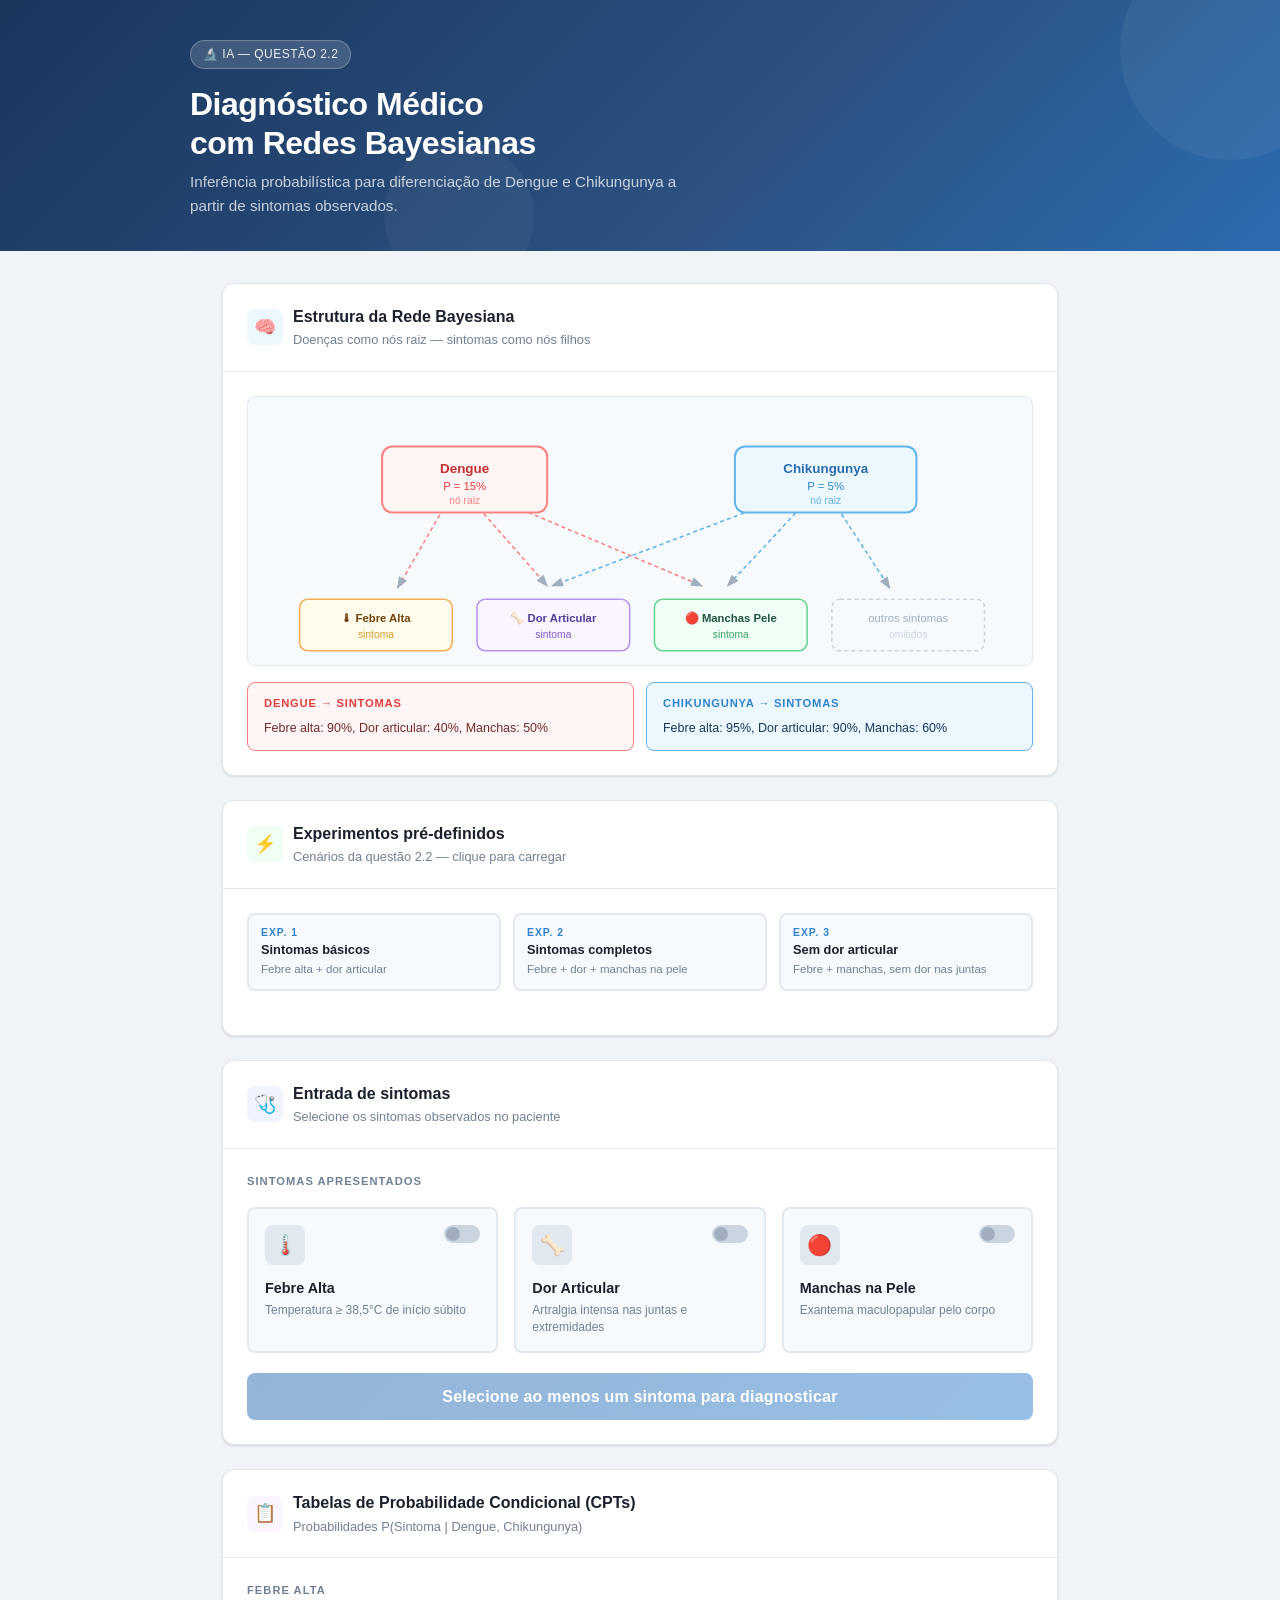
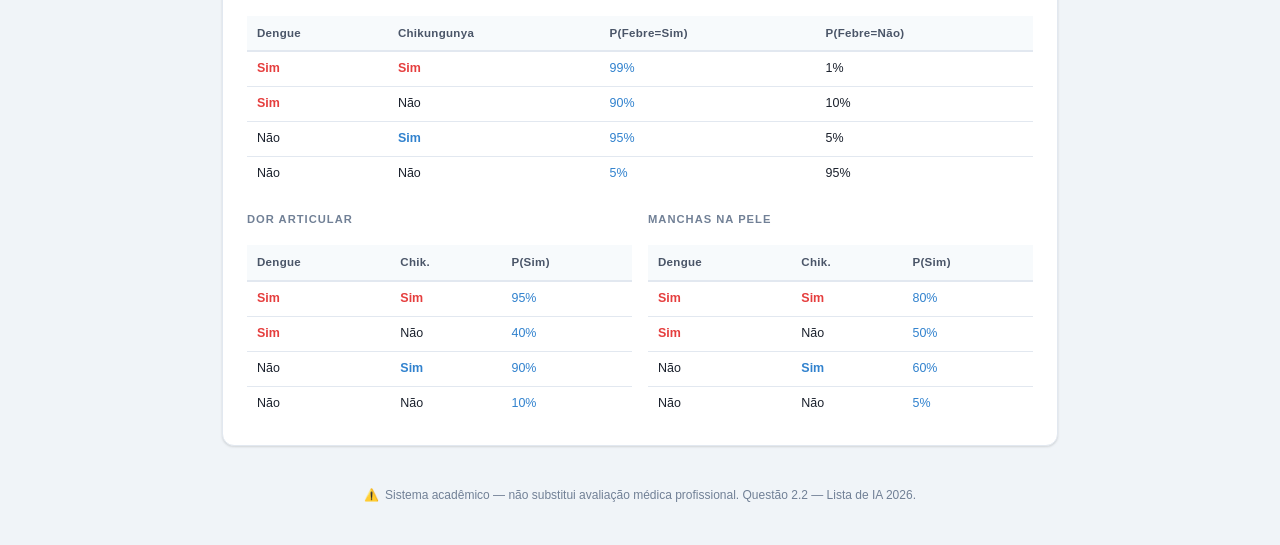
<file: questao2/2.2/diagnostico_bayesiano.html>
<!DOCTYPE html>
<html lang="pt-BR">
<head>
<meta charset="UTF-8">
<meta name="viewport" content="width=device-width, initial-scale=1.0">
<title>Diagnóstico Bayesiano — Dengue & Chikungunya</title>
<style>
  :root {
    --bg: #F0F4F8;
    --surface: #FFFFFF;
    --surface-alt: #F7FAFC;
    --border: #E2E8F0;
    --border-strong: #CBD5E0;
    --text: #1A202C;
    --text-secondary: #4A5568;
    --text-muted: #718096;
    --dengue: #E53E3E;
    --dengue-light: #FFF5F5;
    --dengue-mid: #FC8181;
    --chik: #3182CE;
    --chik-light: #EBF8FF;
    --chik-mid: #63B3ED;
    --safe: #38A169;
    --safe-light: #F0FFF4;
    --warn: #D69E2E;
    --radius: 12px;
    --radius-sm: 8px;
    --shadow: 0 1px 3px rgba(0,0,0,0.08), 0 1px 2px rgba(0,0,0,0.06);
    --shadow-md: 0 4px 12px rgba(0,0,0,0.1), 0 2px 4px rgba(0,0,0,0.06);
  }

  * { box-sizing: border-box; margin: 0; padding: 0; }

  body {
    font-family: 'Inter', -apple-system, BlinkMacSystemFont, 'Segoe UI', sans-serif;
    background: var(--bg);
    color: var(--text);
    min-height: 100vh;
    line-height: 1.6;
  }

  .header {
    background: linear-gradient(135deg, #1A365D 0%, #2C5282 60%, #2B6CB0 100%);
    color: white;
    padding: 2.5rem 2rem 2rem;
    position: relative;
    overflow: hidden;
  }

  .header::before {
    content: '';
    position: absolute;
    top: -60px; right: -60px;
    width: 220px; height: 220px;
    border-radius: 50%;
    background: rgba(255,255,255,0.05);
  }

  .header::after {
    content: '';
    position: absolute;
    bottom: -40px; left: 30%;
    width: 150px; height: 150px;
    border-radius: 50%;
    background: rgba(255,255,255,0.04);
  }

  .header-inner { max-width: 900px; margin: 0 auto; position: relative; z-index: 1; }

  .header-badge {
    display: inline-flex; align-items: center; gap: 6px;
    background: rgba(255,255,255,0.15);
    border: 1px solid rgba(255,255,255,0.25);
    border-radius: 20px;
    padding: 4px 12px;
    font-size: 12px;
    font-weight: 500;
    letter-spacing: 0.5px;
    text-transform: uppercase;
    margin-bottom: 1rem;
    color: rgba(255,255,255,0.9);
  }

  .header h1 {
    font-size: 2rem;
    font-weight: 700;
    letter-spacing: -0.5px;
    margin-bottom: 0.5rem;
    line-height: 1.2;
  }

  .header p {
    font-size: 0.95rem;
    color: rgba(255,255,255,0.75);
    max-width: 520px;
  }

  .main { max-width: 900px; margin: 0 auto; padding: 2rem; }

  .card {
    background: var(--surface);
    border-radius: var(--radius);
    border: 1px solid var(--border);
    box-shadow: var(--shadow);
    margin-bottom: 1.5rem;
  }

  .card-header {
    padding: 1.25rem 1.5rem;
    border-bottom: 1px solid var(--border);
    display: flex; align-items: center; gap: 10px;
  }

  .card-icon {
    width: 36px; height: 36px;
    border-radius: var(--radius-sm);
    display: flex; align-items: center; justify-content: center;
    font-size: 18px;
  }

  .card-title { font-size: 1rem; font-weight: 600; }
  .card-subtitle { font-size: 0.8rem; color: var(--text-muted); margin-top: 1px; }
  .card-body { padding: 1.5rem; }

  .section-label {
    font-size: 0.7rem;
    font-weight: 700;
    letter-spacing: 1px;
    text-transform: uppercase;
    color: var(--text-muted);
    margin-bottom: 1rem;
  }

  .symptom-grid {
    display: grid;
    grid-template-columns: repeat(3, 1fr);
    gap: 1rem;
  }

  .symptom-card {
    border: 2px solid var(--border);
    border-radius: var(--radius-sm);
    padding: 1rem;
    cursor: pointer;
    transition: all 0.18s ease;
    background: var(--surface-alt);
    position: relative;
    user-select: none;
  }

  .symptom-card:hover { border-color: #3182CE; background: #EBF8FF; }

  .symptom-card.active {
    border-color: #3182CE;
    background: #EBF8FF;
    box-shadow: 0 0 0 3px rgba(49,130,206,0.15);
  }

  .symptom-card.active .symptom-icon { background: #BEE3F8; }
  .symptom-card.active .toggle-dot { background: #3182CE; transform: translateX(18px); }

  .symptom-icon {
    width: 40px; height: 40px;
    border-radius: var(--radius-sm);
    background: var(--border);
    display: flex; align-items: center; justify-content: center;
    font-size: 20px;
    margin-bottom: 0.75rem;
    transition: background 0.18s;
  }

  .symptom-name {
    font-size: 0.9rem;
    font-weight: 600;
    color: var(--text);
    margin-bottom: 2px;
  }

  .symptom-desc {
    font-size: 0.75rem;
    color: var(--text-muted);
    line-height: 1.4;
  }

  .toggle-track {
    position: absolute;
    top: 1rem; right: 1rem;
    width: 36px; height: 18px;
    background: var(--border-strong);
    border-radius: 9px;
    transition: background 0.18s;
  }

  .symptom-card.active .toggle-track { background: #BEE3F8; }

  .toggle-dot {
    width: 14px; height: 14px;
    border-radius: 50%;
    background: #A0AEC0;
    position: absolute;
    top: 2px; left: 2px;
    transition: all 0.18s ease;
  }

  .btn-diagnose {
    width: 100%;
    padding: 0.9rem;
    background: linear-gradient(135deg, #2B6CB0 0%, #3182CE 100%);
    color: white;
    border: none;
    border-radius: var(--radius-sm);
    font-size: 1rem;
    font-weight: 600;
    cursor: pointer;
    transition: all 0.18s ease;
    letter-spacing: 0.2px;
    margin-top: 1.25rem;
  }

  .btn-diagnose:hover {
    background: linear-gradient(135deg, #1A4C7E 0%, #2B6CB0 100%);
    transform: translateY(-1px);
    box-shadow: 0 4px 12px rgba(49,130,206,0.35);
  }

  .btn-diagnose:active { transform: translateY(0); }
  .btn-diagnose:disabled { opacity: 0.5; cursor: not-allowed; transform: none; box-shadow: none; }

  .results-area { display: none; }
  .results-area.visible { display: block; }

  .result-grid {
    display: grid;
    grid-template-columns: 1fr 1fr;
    gap: 1rem;
    margin-bottom: 1.25rem;
  }

  .disease-card {
    border-radius: var(--radius);
    padding: 1.25rem;
    position: relative;
    overflow: hidden;
  }

  .disease-card.dengue {
    background: var(--dengue-light);
    border: 2px solid #FC8181;
  }

  .disease-card.chik {
    background: var(--chik-light);
    border: 2px solid #63B3ED;
  }

  .disease-card.dengue.low-risk { border-color: var(--border-strong); background: var(--surface-alt); }
  .disease-card.chik.low-risk { border-color: var(--border-strong); background: var(--surface-alt); }

  .disease-label {
    font-size: 0.7rem;
    font-weight: 700;
    letter-spacing: 1px;
    text-transform: uppercase;
    margin-bottom: 0.5rem;
  }

  .disease-card.dengue .disease-label { color: var(--dengue); }
  .disease-card.chik .disease-label { color: var(--chik); }
  .disease-card.low-risk .disease-label { color: var(--text-muted); }

  .disease-name {
    font-size: 1.1rem;
    font-weight: 700;
    margin-bottom: 0.75rem;
  }

  .prob-row {
    display: flex; align-items: center; gap: 8px;
    margin-bottom: 0.5rem;
  }

  .prob-label { font-size: 0.75rem; color: var(--text-secondary); min-width: 30px; }
  .prob-bar-bg {
    flex: 1; height: 8px;
    background: rgba(0,0,0,0.08);
    border-radius: 4px;
    overflow: hidden;
  }

  .prob-bar-fill {
    height: 100%;
    border-radius: 4px;
    transition: width 0.6s cubic-bezier(0.34, 1.56, 0.64, 1);
  }

  .dengue .prob-bar-fill { background: var(--dengue); }
  .chik .prob-bar-fill { background: var(--chik); }
  .dengue.low-risk .prob-bar-fill { background: var(--text-muted); }
  .chik.low-risk .prob-bar-fill { background: var(--text-muted); }

  .prob-pct {
    font-size: 0.8rem;
    font-weight: 600;
    min-width: 38px;
    text-align: right;
  }

  .dengue .prob-pct { color: var(--dengue); }
  .chik .prob-pct { color: var(--chik); }
  .dengue.low-risk .prob-pct, .chik.low-risk .prob-pct { color: var(--text-muted); }

  .big-pct {
    font-size: 2rem;
    font-weight: 800;
    line-height: 1;
    margin-bottom: 0.25rem;
  }
  .dengue .big-pct { color: var(--dengue); }
  .chik .big-pct { color: var(--chik); }
  .low-risk .big-pct { color: var(--text-muted); }

  .risk-badge {
    display: inline-block;
    padding: 2px 10px;
    border-radius: 20px;
    font-size: 0.7rem;
    font-weight: 700;
    letter-spacing: 0.5px;
    text-transform: uppercase;
    margin-top: 0.5rem;
  }

  .risk-high { background: #FED7D7; color: #C53030; }
  .risk-mod { background: #FEEBC8; color: #C05621; }
  .risk-low { background: #C6F6D5; color: #276749; }

  .interpretation {
    background: var(--surface-alt);
    border: 1px solid var(--border);
    border-radius: var(--radius-sm);
    padding: 1rem 1.25rem;
    margin-top: 0.5rem;
  }

  .interpretation-icon { font-size: 1.25rem; margin-bottom: 0.5rem; }
  .interpretation h3 { font-size: 0.9rem; font-weight: 600; margin-bottom: 0.4rem; }
  .interpretation p { font-size: 0.82rem; color: var(--text-secondary); line-height: 1.5; }

  .network-viz {
    background: var(--surface-alt);
    border-radius: var(--radius-sm);
    overflow: hidden;
    border: 1px solid var(--border);
  }

  .experiments {
    display: grid; grid-template-columns: repeat(3, 1fr);
    gap: 0.75rem;
    margin-bottom: 1.25rem;
  }

  .exp-btn {
    padding: 0.75rem;
    border: 2px solid var(--border);
    border-radius: var(--radius-sm);
    background: var(--surface-alt);
    cursor: pointer;
    text-align: left;
    transition: all 0.15s;
    font-family: inherit;
  }

  .exp-btn:hover { border-color: #3182CE; background: #EBF8FF; }
  .exp-btn.active { border-color: #3182CE; background: #EBF8FF; box-shadow: 0 0 0 3px rgba(49,130,206,0.12); }

  .exp-num {
    font-size: 0.65rem;
    font-weight: 700;
    letter-spacing: 1px;
    text-transform: uppercase;
    color: #3182CE;
    margin-bottom: 4px;
  }

  .exp-title { font-size: 0.8rem; font-weight: 600; color: var(--text); margin-bottom: 4px; }
  .exp-desc { font-size: 0.72rem; color: var(--text-muted); line-height: 1.4; }

  .loading-dots { display: inline-flex; gap: 4px; align-items: center; }
  .loading-dots span {
    width: 6px; height: 6px;
    background: rgba(255,255,255,0.7);
    border-radius: 50%;
    animation: bounce 1.2s infinite;
  }
  .loading-dots span:nth-child(2) { animation-delay: 0.2s; }
  .loading-dots span:nth-child(3) { animation-delay: 0.4s; }

  @keyframes bounce {
    0%, 80%, 100% { transform: scale(0.7); opacity: 0.5; }
    40% { transform: scale(1); opacity: 1; }
  }

  @keyframes slideUp {
    from { opacity: 0; transform: translateY(16px); }
    to { opacity: 1; transform: translateY(0); }
  }

  .animate-in { animation: slideUp 0.35s ease forwards; }

  .footnote {
    font-size: 0.75rem;
    color: var(--text-muted);
    text-align: center;
    padding: 1rem 0 0.5rem;
    display: flex; align-items: center; justify-content: center; gap: 6px;
  }

  .cpt-table { width: 100%; border-collapse: collapse; font-size: 0.78rem; }
  .cpt-table th {
    background: var(--surface-alt);
    padding: 8px 10px;
    text-align: left;
    font-weight: 600;
    color: var(--text-secondary);
    border-bottom: 2px solid var(--border);
    font-size: 0.72rem;
    letter-spacing: 0.3px;
  }
  .cpt-table td {
    padding: 7px 10px;
    border-bottom: 1px solid var(--border);
    color: var(--text);
  }
  .cpt-table tr:last-child td { border-bottom: none; }
  .cpt-table .yes { color: var(--dengue); font-weight: 600; }
  .cpt-table .prob { color: var(--chik); font-weight: 500; }

  .info-grid { display: grid; grid-template-columns: 1fr 1fr; gap: 1rem; }

  .info-item {
    background: var(--surface-alt);
    border: 1px solid var(--border);
    border-radius: var(--radius-sm);
    padding: 0.9rem 1rem;
  }

  .info-item-label { font-size: 0.7rem; font-weight: 700; text-transform: uppercase; letter-spacing: 0.7px; color: var(--text-muted); margin-bottom: 0.35rem; }
  .info-item-value { font-size: 0.88rem; font-weight: 500; color: var(--text); }

  @media (max-width: 640px) {
    .symptom-grid { grid-template-columns: 1fr; }
    .result-grid { grid-template-columns: 1fr; }
    .experiments { grid-template-columns: 1fr; }
    .info-grid { grid-template-columns: 1fr; }
    .header h1 { font-size: 1.5rem; }
    .main { padding: 1rem; }
  }
</style>
</head>
<body>

<div class="header">
  <div class="header-inner">
    <div class="header-badge">🔬 IA — Questão 2.2</div>
    <h1>Diagnóstico Médico<br>com Redes Bayesianas</h1>
    <p>Inferência probabilística para diferenciação de Dengue e Chikungunya a partir de sintomas observados.</p>
  </div>
</div>

<div class="main">

  <div class="card">
    <div class="card-header">
      <div class="card-icon" style="background:#EBF8FF;">🧠</div>
      <div>
        <div class="card-title">Estrutura da Rede Bayesiana</div>
        <div class="card-subtitle">Doenças como nós raiz — sintomas como nós filhos</div>
      </div>
    </div>
    <div class="card-body">
      <div class="network-viz">
        <svg viewBox="0 0 760 260" xmlns="http://www.w3.org/2000/svg" style="width:100%;display:block;">
          <defs>
            <marker id="arr" markerWidth="8" markerHeight="6" refX="7" refY="3" orient="auto">
              <polygon points="0 0, 8 3, 0 6" fill="#A0AEC0"/>
            </marker>
          </defs>

          <line x1="200" y1="90" x2="145" y2="185" stroke="#FC8181" stroke-width="1.5" marker-end="url(#arr)" stroke-dasharray="4,3"/>
          <line x1="210" y1="92" x2="290" y2="183" stroke="#FC8181" stroke-width="1.5" marker-end="url(#arr)" stroke-dasharray="4,3"/>
          <line x1="220" y1="90" x2="440" y2="183" stroke="#FC8181" stroke-width="1.5" marker-end="url(#arr)" stroke-dasharray="4,3"/>

          <line x1="560" y1="90" x2="622" y2="185" stroke="#63B3ED" stroke-width="1.5" marker-end="url(#arr)" stroke-dasharray="4,3"/>
          <line x1="550" y1="92" x2="465" y2="183" stroke="#63B3ED" stroke-width="1.5" marker-end="url(#arr)" stroke-dasharray="4,3"/>
          <line x1="540" y1="90" x2="295" y2="183" stroke="#63B3ED" stroke-width="1.5" marker-end="url(#arr)" stroke-dasharray="4,3"/>

          <rect x="130" y="48" width="160" height="64" rx="10" fill="#FFF5F5" stroke="#FC8181" stroke-width="2"/>
          <text x="210" y="74" text-anchor="middle" font-size="13" font-weight="700" fill="#C53030">Dengue</text>
          <text x="210" y="90" text-anchor="middle" font-size="11" fill="#E53E3E">P = 15%</text>
          <text x="210" y="104" text-anchor="middle" font-size="10" fill="#FC8181">nó raiz</text>

          <rect x="472" y="48" width="176" height="64" rx="10" fill="#EBF8FF" stroke="#63B3ED" stroke-width="2"/>
          <text x="560" y="74" text-anchor="middle" font-size="13" font-weight="700" fill="#2B6CB0">Chikungunya</text>
          <text x="560" y="90" text-anchor="middle" font-size="11" fill="#3182CE">P = 5%</text>
          <text x="560" y="104" text-anchor="middle" font-size="10" fill="#63B3ED">nó raiz</text>

          <rect x="50" y="196" width="148" height="50" rx="8" fill="#FFFBEB" stroke="#F6AD55" stroke-width="1.5"/>
          <text x="124" y="218" text-anchor="middle" font-size="11" font-weight="600" fill="#744210">🌡 Febre Alta</text>
          <text x="124" y="234" text-anchor="middle" font-size="10" fill="#D69E2E">sintoma</text>

          <rect x="222" y="196" width="148" height="50" rx="8" fill="#FAF5FF" stroke="#B794F4" stroke-width="1.5"/>
          <text x="296" y="218" text-anchor="middle" font-size="11" font-weight="600" fill="#553C9A">🦴 Dor Articular</text>
          <text x="296" y="234" text-anchor="middle" font-size="10" fill="#805AD5">sintoma</text>

          <rect x="394" y="196" width="148" height="50" rx="8" fill="#F0FFF4" stroke="#68D391" stroke-width="1.5"/>
          <text x="468" y="218" text-anchor="middle" font-size="11" font-weight="600" fill="#22543D">🔴 Manchas Pele</text>
          <text x="468" y="234" text-anchor="middle" font-size="10" fill="#38A169">sintoma</text>

          <rect x="566" y="196" width="148" height="50" rx="8" fill="#F7FAFC" stroke="#CBD5E0" stroke-width="1.5" stroke-dasharray="4,3"/>
          <text x="640" y="218" text-anchor="middle" font-size="11" fill="#A0AEC0">outros sintomas</text>
          <text x="640" y="234" text-anchor="middle" font-size="10" fill="#CBD5E0">omitidos</text>
        </svg>
      </div>

      <div style="display:grid;grid-template-columns:1fr 1fr;gap:0.75rem;margin-top:1rem;">
        <div style="background:#FFF5F5;border:1px solid #FC8181;border-radius:8px;padding:0.75rem 1rem;">
          <div style="font-size:0.7rem;font-weight:700;letter-spacing:0.8px;text-transform:uppercase;color:#E53E3E;margin-bottom:6px;">Dengue → Sintomas</div>
          <div style="font-size:0.78rem;color:#742A2A;line-height:1.5;">Febre alta: 90%, Dor articular: 40%, Manchas: 50%</div>
        </div>
        <div style="background:#EBF8FF;border:1px solid #63B3ED;border-radius:8px;padding:0.75rem 1rem;">
          <div style="font-size:0.7rem;font-weight:700;letter-spacing:0.8px;text-transform:uppercase;color:#3182CE;margin-bottom:6px;">Chikungunya → Sintomas</div>
          <div style="font-size:0.78rem;color:#1A365D;line-height:1.5;">Febre alta: 95%, Dor articular: 90%, Manchas: 60%</div>
        </div>
      </div>
    </div>
  </div>

  <div class="card">
    <div class="card-header">
      <div class="card-icon" style="background:#F0FFF4;">⚡</div>
      <div>
        <div class="card-title">Experimentos pré-definidos</div>
        <div class="card-subtitle">Cenários da questão 2.2 — clique para carregar</div>
      </div>
    </div>
    <div class="card-body">
      <div class="experiments">
        <button class="exp-btn" onclick="loadExperiment(1)">
          <div class="exp-num">Exp. 1</div>
          <div class="exp-title">Sintomas básicos</div>
          <div class="exp-desc">Febre alta + dor articular</div>
        </button>
        <button class="exp-btn" onclick="loadExperiment(2)">
          <div class="exp-num">Exp. 2</div>
          <div class="exp-title">Sintomas completos</div>
          <div class="exp-desc">Febre + dor + manchas na pele</div>
        </button>
        <button class="exp-btn" onclick="loadExperiment(3)">
          <div class="exp-num">Exp. 3</div>
          <div class="exp-title">Sem dor articular</div>
          <div class="exp-desc">Febre + manchas, sem dor nas juntas</div>
        </button>
      </div>
    </div>
  </div>

  <div class="card">
    <div class="card-header">
      <div class="card-icon" style="background:#F0F4FF;">🩺</div>
      <div>
        <div class="card-title">Entrada de sintomas</div>
        <div class="card-subtitle">Selecione os sintomas observados no paciente</div>
      </div>
    </div>
    <div class="card-body">
      <div class="section-label">Sintomas apresentados</div>
      <div class="symptom-grid">
        <div class="symptom-card" id="card-febre" onclick="toggleSymptom('febre')">
          <div class="toggle-track"><div class="toggle-dot"></div></div>
          <div class="symptom-icon">🌡️</div>
          <div class="symptom-name">Febre Alta</div>
          <div class="symptom-desc">Temperatura ≥ 38,5°C de início súbito</div>
        </div>
        <div class="symptom-card" id="card-dor" onclick="toggleSymptom('dor')">
          <div class="toggle-track"><div class="toggle-dot"></div></div>
          <div class="symptom-icon">🦴</div>
          <div class="symptom-name">Dor Articular</div>
          <div class="symptom-desc">Artralgia intensa nas juntas e extremidades</div>
        </div>
        <div class="symptom-card" id="card-manchas" onclick="toggleSymptom('manchas')">
          <div class="toggle-track"><div class="toggle-dot"></div></div>
          <div class="symptom-icon">🔴</div>
          <div class="symptom-name">Manchas na Pele</div>
          <div class="symptom-desc">Exantema maculopapular pelo corpo</div>
        </div>
      </div>

      <button class="btn-diagnose" id="btn-diag" onclick="runDiagnosis()" disabled>
        Selecione ao menos um sintoma para diagnosticar
      </button>
    </div>
  </div>

  <div class="results-area" id="results">
    <div class="card animate-in">
      <div class="card-header">
        <div class="card-icon" style="background:#FFF5F5;">📊</div>
        <div>
          <div class="card-title">Resultado da inferência bayesiana</div>
          <div class="card-subtitle" id="result-subtitle">Probabilidades posteriores P(Doença | Evidências)</div>
        </div>
      </div>
      <div class="card-body">
        <div class="result-grid">
          <div class="disease-card dengue" id="dc-dengue">
            <div class="disease-label">🦟 Dengue</div>
            <div class="big-pct" id="dengue-sim-pct">—</div>
            <div class="disease-name">probabilidade</div>
            <div class="prob-row">
              <span class="prob-label">Sim</span>
              <div class="prob-bar-bg"><div class="prob-bar-fill" id="bar-dengue-sim" style="width:0%"></div></div>
              <span class="prob-pct" id="pct-dengue-sim">—</span>
            </div>
            <div class="prob-row">
              <span class="prob-label">Não</span>
              <div class="prob-bar-bg"><div class="prob-bar-fill" id="bar-dengue-nao" style="width:0%"></div></div>
              <span class="prob-pct" id="pct-dengue-nao">—</span>
            </div>
            <div id="badge-dengue"></div>
          </div>

          <div class="disease-card chik" id="dc-chik">
            <div class="disease-label">🦟 Chikungunya</div>
            <div class="big-pct" id="chik-sim-pct">—</div>
            <div class="disease-name">probabilidade</div>
            <div class="prob-row">
              <span class="prob-label">Sim</span>
              <div class="prob-bar-bg"><div class="prob-bar-fill" id="bar-chik-sim" style="width:0%"></div></div>
              <span class="prob-pct" id="pct-chik-sim">—</span>
            </div>
            <div class="prob-row">
              <span class="prob-label">Não</span>
              <div class="prob-bar-bg"><div class="prob-bar-fill" id="bar-chik-nao" style="width:0%"></div></div>
              <span class="prob-pct" id="pct-chik-nao">—</span>
            </div>
            <div id="badge-chik"></div>
          </div>
        </div>

        <div class="interpretation" id="interpretation">
          <div class="interpretation-icon">💬</div>
          <h3 id="interp-title">Interpretação clínica</h3>
          <p id="interp-text">—</p>
        </div>
      </div>
    </div>
  </div>

  <div class="card">
    <div class="card-header">
      <div class="card-icon" style="background:#FAF5FF;">📋</div>
      <div>
        <div class="card-title">Tabelas de Probabilidade Condicional (CPTs)</div>
        <div class="card-subtitle">Probabilidades P(Sintoma | Dengue, Chikungunya)</div>
      </div>
    </div>
    <div class="card-body">
      <div class="section-label">Febre Alta</div>
      <table class="cpt-table" style="margin-bottom:1.25rem;">
        <thead>
          <tr>
            <th>Dengue</th><th>Chikungunya</th>
            <th>P(Febre=Sim)</th><th>P(Febre=Não)</th>
          </tr>
        </thead>
        <tbody>
          <tr><td class="yes">Sim</td><td class="yes">Sim</td><td class="prob">99%</td><td>1%</td></tr>
          <tr><td class="yes">Sim</td><td>Não</td><td class="prob">90%</td><td>10%</td></tr>
          <tr><td>Não</td><td class="yes" style="color:#3182CE">Sim</td><td class="prob">95%</td><td>5%</td></tr>
          <tr><td>Não</td><td>Não</td><td class="prob">5%</td><td>95%</td></tr>
        </tbody>
      </table>

      <div class="info-grid">
        <div>
          <div class="section-label">Dor Articular</div>
          <table class="cpt-table">
            <thead><tr><th>Dengue</th><th>Chik.</th><th>P(Sim)</th></tr></thead>
            <tbody>
              <tr><td class="yes">Sim</td><td class="yes">Sim</td><td class="prob">95%</td></tr>
              <tr><td class="yes">Sim</td><td>Não</td><td class="prob">40%</td></tr>
              <tr><td>Não</td><td class="yes" style="color:#3182CE">Sim</td><td class="prob">90%</td></tr>
              <tr><td>Não</td><td>Não</td><td class="prob">10%</td></tr>
            </tbody>
          </table>
        </div>
        <div>
          <div class="section-label">Manchas na Pele</div>
          <table class="cpt-table">
            <thead><tr><th>Dengue</th><th>Chik.</th><th>P(Sim)</th></tr></thead>
            <tbody>
              <tr><td class="yes">Sim</td><td class="yes">Sim</td><td class="prob">80%</td></tr>
              <tr><td class="yes">Sim</td><td>Não</td><td class="prob">50%</td></tr>
              <tr><td>Não</td><td class="yes" style="color:#3182CE">Sim</td><td class="prob">60%</td></tr>
              <tr><td>Não</td><td>Não</td><td class="prob">5%</td></tr>
            </tbody>
          </table>
        </div>
      </div>
    </div>
  </div>

  <div class="footnote">
    <span>⚠️</span>
    <span>Sistema acadêmico — não substitui avaliação médica profissional. Questão 2.2 — Lista de IA 2026.</span>
  </div>

</div>

<script>
const symptoms = { febre: false, dor: false, manchas: false };

function toggleSymptom(s) {
  symptoms[s] = !symptoms[s];
  const card = document.getElementById('card-' + s);
  card.classList.toggle('active', symptoms[s]);
  updateBtn();
  clearResults();
}

function updateBtn() {
  const any = Object.values(symptoms).some(Boolean);
  const btn = document.getElementById('btn-diag');
  btn.disabled = !any;
  btn.textContent = any ? '▶  Calcular probabilidades posteriores' : 'Selecione ao menos um sintoma para diagnosticar';
}

function clearResults() {
  document.getElementById('results').classList.remove('visible');
}

function loadExperiment(n) {
  document.querySelectorAll('.exp-btn').forEach((b,i) => b.classList.toggle('active', i+1===n));
  symptoms.febre = false; symptoms.dor = false; symptoms.manchas = false;
  if (n===1) { symptoms.febre=true; symptoms.dor=true; }
  if (n===2) { symptoms.febre=true; symptoms.dor=true; symptoms.manchas=true; }
  if (n===3) { symptoms.febre=true; symptoms.manchas=true; }
  ['febre','dor','manchas'].forEach(s => {
    document.getElementById('card-'+s).classList.toggle('active', symptoms[s]);
  });
  updateBtn();
  clearResults();
  setTimeout(() => runDiagnosis(), 150);
}

function computePosteriors() {
  const pD = 0.15, pC = 0.05;
  const pNotD = 0.85, pNotC = 0.95;

  const pFD  = [[0.99,0.90],[0.95,0.05]];
  const pFnD = [[0.01,0.10],[0.05,0.95]];
  const pAD  = [[0.95,0.40],[0.90,0.10]];
  const pAnD = [[0.05,0.60],[0.10,0.90]];
  const pMD  = [[0.80,0.50],[0.60,0.05]];
  const pMnD = [[0.20,0.50],[0.40,0.95]];

  const combos = [
    { d:'Sim', c:'Sim', pd: pD*pC },
    { d:'Sim', c:'Nao', pd: pD*pNotC },
    { d:'Nao', c:'Sim', pd: pNotD*pC },
    { d:'Nao', c:'Nao', pd: pNotD*pNotC }
  ];

  const di = (v) => v==='Sim' ? 0 : 1;

  const weights = combos.map(({d,c,pd}) => {
    let w = pd;
    if (symptoms.febre) w *= (pFD[di(c)][di(d)]);
    if (symptoms.dor)   w *= (pAD[di(c)][di(d)]);
    if (symptoms.manchas) w *= (pMD[di(c)][di(d)]);
    return {...{d,c}, w};
  });

  const total = weights.reduce((a,x) => a+x.w, 0);
  if (total === 0) return null;

  const norm = weights.map(x => ({...x, p: x.w/total}));

  const pDS = norm.filter(x=>x.d==='Sim').reduce((a,x)=>a+x.p,0);
  const pDN = norm.filter(x=>x.d==='Nao').reduce((a,x)=>a+x.p,0);
  const pCS = norm.filter(x=>x.c==='Sim').reduce((a,x)=>a+x.p,0);
  const pCN = norm.filter(x=>x.c==='Nao').reduce((a,x)=>a+x.p,0);

  return { dengue: { sim: pDS, nao: pDN }, chik: { sim: pCS, nao: pCN } };
}

function riskLevel(p) {
  if (p >= 0.5) return 'high';
  if (p >= 0.2) return 'mod';
  return 'low';
}

function riskLabel(p) {
  if (p >= 0.5) return 'Alto risco';
  if (p >= 0.2) return 'Risco moderado';
  return 'Baixo risco';
}

function buildEvidenceLabel() {
  const parts = [];
  if (symptoms.febre) parts.push('Febre Alta');
  if (symptoms.dor) parts.push('Dor Articular');
  if (symptoms.manchas) parts.push('Manchas na Pele');
  return 'P(Doença | ' + parts.join(', ') + ')';
}

function buildInterpretation(r) {
  const ds = r.dengue.sim, cs = r.chik.sim;
  const lead = ds > cs ? 'dengue' : cs > ds ? 'chikungunya' : 'ambas';

  if (ds < 0.1 && cs < 0.1) {
    return {
      icon: '✅',
      title: 'Baixa probabilidade de arbovirose',
      text: `Com os sintomas selecionados, tanto Dengue (${fmt(ds)}) quanto Chikungunya (${fmt(cs)}) apresentam baixa probabilidade. O quadro clínico não é sugestivo dessas arboviroses, mas outros diagnósticos diferenciais devem ser investigados.`
    };
  }

  if (lead === 'dengue') {
    return {
      icon: '🦟',
      title: `Dengue mais provável (${fmt(ds)} vs ${fmt(cs)})`,
      text: `A combinação de sintomas aponta mais para Dengue. A ${symptoms.manchas && !symptoms.dor ? 'presença de manchas sem dor articular intensa é ' : ''}${symptoms.febre && symptoms.dor && !symptoms.manchas ? 'febre com dor articular moderada é ' : ''}característica. Recomenda-se exame laboratorial (NS1, sorologia) para confirmação.`
    };
  }
  if (lead === 'chikungunya') {
    return {
      icon: '🦟',
      title: `Chikungunya mais provável (${fmt(cs)} vs ${fmt(ds)})`,
      text: `O perfil de sintomas favorece Chikungunya. ${symptoms.dor ? 'A dor articular intensa é o marcador mais característico desta arbovirose. ' : ''}A inferência bayesiana actualiza as probabilidades priori (5%) para ${fmt(cs)}, refletindo forte evidência clínica.`
    };
  }
  return {
    icon: '⚠️',
    title: 'Diagnóstico diferencial inconclusivo',
    text: `Dengue (${fmt(ds)}) e Chikungunya (${fmt(cs)}) apresentam probabilidades próximas. A distinção clínica é difícil neste cenário — exames laboratoriais (NS1, PCR, sorologia IgM) são essenciais para confirmação.`
  };
}

function fmt(v) { return (v*100).toFixed(1) + '%'; }

function runDiagnosis() {
  const btn = document.getElementById('btn-diag');
  const origText = btn.textContent;
  btn.disabled = true;
  btn.innerHTML = '<span class="loading-dots"><span></span><span></span><span></span></span> Calculando...';

  setTimeout(() => {
    const r = computePosteriors();
    if (!r) { btn.disabled=false; btn.textContent=origText; return; }

    document.getElementById('result-subtitle').textContent = buildEvidenceLabel();

    const ds = r.dengue.sim, dn = r.dengue.nao, cs = r.chik.sim, cn = r.chik.nao;

    document.getElementById('dengue-sim-pct').textContent = fmt(ds);
    document.getElementById('pct-dengue-sim').textContent = fmt(ds);
    document.getElementById('pct-dengue-nao').textContent = fmt(dn);
    document.getElementById('bar-dengue-sim').style.width = (ds*100).toFixed(1)+'%';
    document.getElementById('bar-dengue-nao').style.width = (dn*100).toFixed(1)+'%';

    document.getElementById('chik-sim-pct').textContent = fmt(cs);
    document.getElementById('pct-chik-sim').textContent = fmt(cs);
    document.getElementById('pct-chik-nao').textContent = fmt(cn);
    document.getElementById('bar-chik-sim').style.width = (cs*100).toFixed(1)+'%';
    document.getElementById('bar-chik-nao').style.width = (cn*100).toFixed(1)+'%';

    const rl_d = riskLevel(ds), rl_c = riskLevel(cs);
    document.getElementById('dc-dengue').className = 'disease-card dengue' + (rl_d==='low'?' low-risk':'');
    document.getElementById('dc-chik').className = 'disease-card chik' + (rl_c==='low'?' low-risk':'');

    document.getElementById('badge-dengue').innerHTML = `<span class="risk-badge risk-${rl_d}">${riskLabel(ds)}</span>`;
    document.getElementById('badge-chik').innerHTML = `<span class="risk-badge risk-${rl_c}">${riskLabel(cs)}</span>`;

    const interp = buildInterpretation(r);
    document.getElementById('interpretation').querySelector('.interpretation-icon').textContent = interp.icon;
    document.getElementById('interp-title').textContent = interp.title;
    document.getElementById('interp-text').textContent = interp.text;

    document.getElementById('results').classList.add('visible');
    document.getElementById('results').scrollIntoView({behavior:'smooth', block:'nearest'});

    btn.disabled = false;
    btn.textContent = '↺  Recalcular diagnóstico';
  }, 420);
}
</script>
</body>
</html>
</file>
